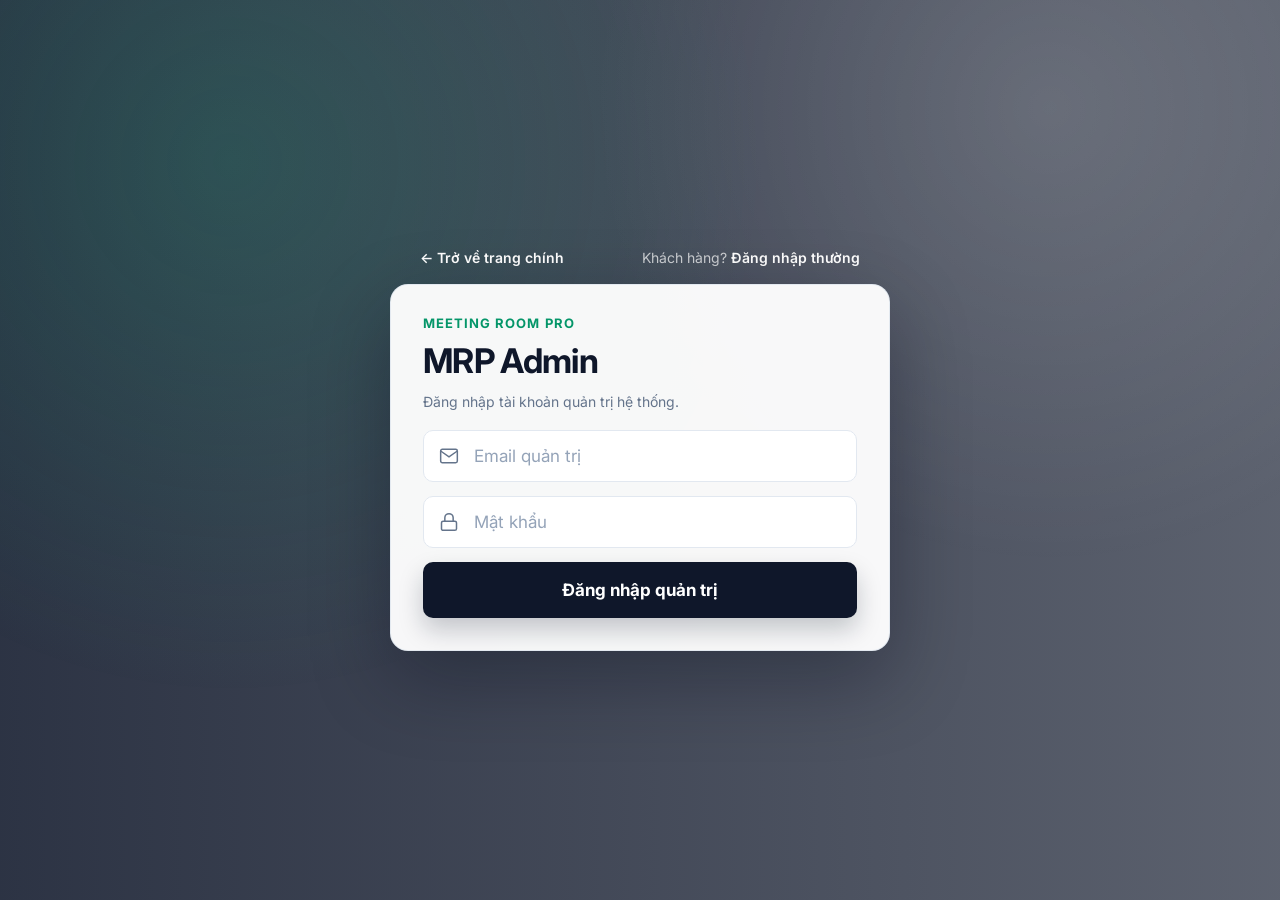
<file: frontend/admin-login.html>
<!doctype html>
<html lang="vi">
  <head>
    <meta charset="utf-8" />
    <meta name="viewport" content="width=device-width, initial-scale=1.0" />
    <title>Đăng nhập quản trị — Meeting Room Pro</title>
    <link rel="preconnect" href="https://fonts.googleapis.com" />
    <link rel="preconnect" href="https://fonts.gstatic.com" crossorigin />
    <link
      href="https://fonts.googleapis.com/css2?family=Inter:wght@400;500;600;700&display=swap"
      rel="stylesheet"
    />
    <link rel="stylesheet" href="./styles.css" />
    <link rel="stylesheet" href="./login-page.css?v=6" />
  </head>
  <body class="account-page page-shell account-page--admin">
    <div class="account-bg" aria-hidden="true"></div>

    <div class="account-wrap">
      <div class="account-back-row">
        <a href="./index.html" class="account-back-link">← Trở về trang chính</a>
        <span class="account-admin-hint">Khách hàng? <a href="./login.html?tab=login" class="account-admin-link">Đăng nhập thường</a></span>
      </div>

      <div class="account-card">
        <div class="account-card-header">
          <p class="account-brand">Meeting Room Pro</p>
          <h1>MRP Admin</h1>
          <p class="account-card-subtitle">Đăng nhập tài khoản quản trị hệ thống.</p>
        </div>

        <div class="account-card-body">
          <div id="tab-admin-login" class="account-panel">
            <label class="account-field">
              <span class="account-field-icon" aria-hidden="true">
                <svg width="20" height="20" viewBox="0 0 24 24" fill="none" stroke="currentColor" stroke-width="1.8"><path d="M4 4h16c1.1 0 2 .9 2 2v12c0 1.1-.9 2-2 2H4c-1.1 0-2-.9-2-2V6c0-1.1.9-2 2-2z"/><path d="m22 6-10 7L2 6"/></svg>
              </span>
              <input id="adminEmail" type="email" autocomplete="username" placeholder="Email quản trị" class="account-input" />
            </label>

            <label class="account-field">
              <span class="account-field-icon" aria-hidden="true">
                <svg width="20" height="20" viewBox="0 0 24 24" fill="none" stroke="currentColor" stroke-width="1.8"><rect x="3" y="11" width="18" height="11" rx="2"/><path d="M7 11V7a5 5 0 0 1 10 0v4"/></svg>
              </span>
              <input id="adminPassword" type="password" autocomplete="current-password" placeholder="Mật khẩu" class="account-input" />
            </label>

            <button id="btnAdminLogin" type="button" class="account-btn">
              Đăng nhập quản trị
            </button>
          </div>
        </div>
      </div>
    </div>

    <script src="./shared.js?v=12"></script>
    <script src="./admin-login.js"></script>
  </body>
</html>
</file>
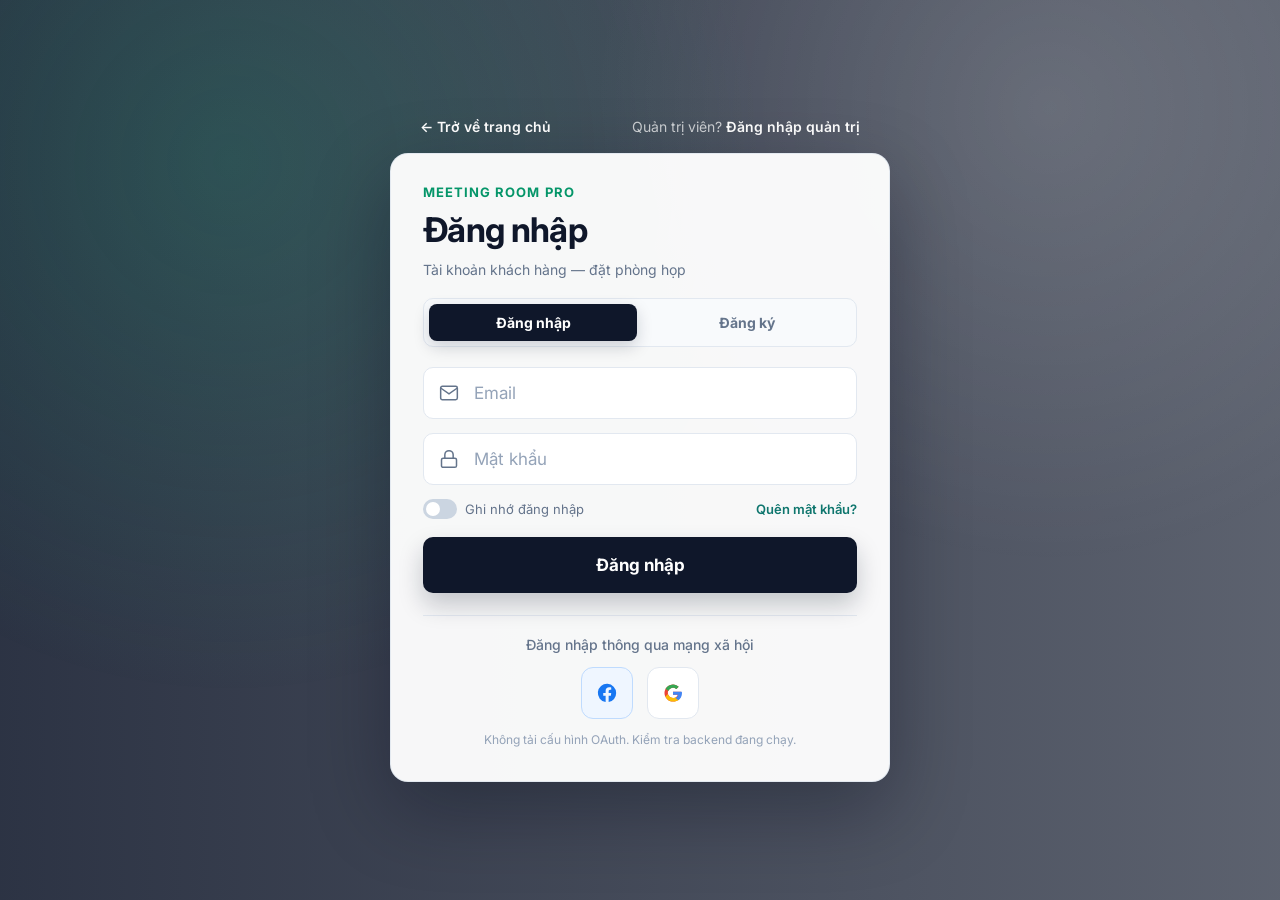
<file: frontend/login.html>
<!doctype html>
<html lang="vi">
  <head>
    <meta charset="utf-8" />
    <meta name="viewport" content="width=device-width, initial-scale=1" />
    <title>Đăng nhập — Meeting Room Pro</title>
    <link rel="preconnect" href="https://fonts.googleapis.com" />
    <link rel="preconnect" href="https://fonts.gstatic.com" crossorigin />
    <link
      href="https://fonts.googleapis.com/css2?family=Inter:wght@400;500;600;700&display=swap"
      rel="stylesheet"
    />
    <link rel="stylesheet" href="./styles.css" />
    <link rel="stylesheet" href="./login-page.css?v=8" />
  </head>
  <body class="account-page page-shell account-page--customer">
    <div class="account-bg" aria-hidden="true"></div>

    <div class="account-wrap">
      <div class="account-back-row">
        <a href="./index.html" class="account-back-link">← Trở về trang chủ</a>
        <span class="account-admin-hint">Quản trị viên? <a href="./admin-login.html" class="account-admin-link">Đăng nhập quản trị</a></span>
      </div>
      <div class="account-card">
        <div class="account-card-header">
          <p class="account-brand">Meeting Room Pro</p>
          <h1 id="accountTitle">Đăng nhập</h1>
          <p class="account-card-subtitle">Tài khoản khách hàng — đặt phòng họp</p>
        </div>

        <div class="account-card-body">
          <div class="account-tabs">
            <button type="button" class="account-tab active" data-tab="login">Đăng nhập</button>
            <button type="button" class="account-tab" data-tab="register">Đăng ký</button>
          </div>

          <div id="tab-forgot" class="account-panel hidden">
            <p class="account-forgot-intro">
              Nhập email đã đăng ký (Gmail hoặc email khác).
              <strong>Không gửi email vào hộp thư</strong> — sau khi gửi yêu cầu, bấm
              <strong>liên kết đặt lại mật khẩu</strong> hiện ngay bên dưới (chế độ demo).
            </p>
            <label class="account-field">
              <span class="account-field-icon" aria-hidden="true">
                <svg width="20" height="20" viewBox="0 0 24 24" fill="none" stroke="currentColor" stroke-width="1.8"><path d="M4 4h16c1.1 0 2 .9 2 2v12c0 1.1-.9 2-2 2H4c-1.1 0-2-.9-2-2V6c0-1.1.9-2 2-2z"/><path d="m22 6-10 7L2 6"/></svg>
              </span>
              <input id="forgotEmail" type="email" class="account-input" placeholder="Email" autocomplete="email" />
            </label>
            <button type="button" id="btnForgotSubmit" class="account-btn">Gửi yêu cầu đặt lại mật khẩu</button>
            <div id="forgotResult" class="account-forgot-result hidden" role="status"></div>
            <p class="account-forgot-back-wrap">
              <a href="#" class="account-forgot-back" id="backToLogin">← Quay lại đăng nhập</a>
            </p>
          </div>

          <div id="tab-login" class="account-panel">
            <label class="account-field">
              <span class="account-field-icon" aria-hidden="true">
                <svg width="20" height="20" viewBox="0 0 24 24" fill="none" stroke="currentColor" stroke-width="1.8"><path d="M4 4h16c1.1 0 2 .9 2 2v12c0 1.1-.9 2-2 2H4c-1.1 0-2-.9-2-2V6c0-1.1.9-2 2-2z"/><path d="m22 6-10 7L2 6"/></svg>
              </span>
              <input id="loginEmail" type="email" class="account-input" placeholder="Email" autocomplete="email" />
            </label>
            <label class="account-field">
              <span class="account-field-icon" aria-hidden="true">
                <svg width="20" height="20" viewBox="0 0 24 24" fill="none" stroke="currentColor" stroke-width="1.8"><rect x="3" y="11" width="18" height="11" rx="2"/><path d="M7 11V7a5 5 0 0 1 10 0v4"/></svg>
              </span>
              <input id="loginPassword" type="password" class="account-input" placeholder="Mật khẩu" autocomplete="current-password" />
            </label>
            <div class="account-options">
              <label class="account-remember">
                <input type="checkbox" id="rememberMe" />
                <span class="account-switch"></span>
                <span>Ghi nhớ đăng nhập</span>
              </label>
              <a href="#" class="account-forgot" id="forgotPassword">Quên mật khẩu?</a>
            </div>
            <button type="button" id="btnLogin" class="account-btn">Đăng nhập</button>
          </div>

          <div id="tab-register" class="account-panel hidden">
            <label class="account-field account-field--plain">
              <input id="regFirstName" type="text" class="account-input" placeholder="Tên của Bạn" autocomplete="given-name" />
            </label>
            <label class="account-field account-field--plain">
              <input id="regLastName" type="text" class="account-input" placeholder="Họ của Bạn" autocomplete="family-name" />
            </label>
            <label class="account-field account-field--plain">
              <input id="regEmail" type="email" class="account-input" placeholder="Email" autocomplete="email" />
            </label>
            <label class="account-field account-field--plain">
              <input id="regPassword" type="password" class="account-input" placeholder="Mật khẩu" autocomplete="new-password" />
            </label>
            <label class="account-field account-field--plain">
              <input id="regPasswordConfirm" type="password" class="account-input" placeholder="Xác nhận mật khẩu" autocomplete="new-password" />
            </label>
            <button type="button" id="btnRegister" class="account-btn account-btn--register">Đăng ký</button>
          </div>

          <div class="account-social">
            <p class="account-social-title">Đăng nhập thông qua mạng xã hội</p>
            <div class="account-social-row">
              <button type="button" id="btnFacebookLogin" class="account-social-btn account-social-btn--facebook" title="Facebook" aria-label="Đăng nhập bằng Facebook">
                <svg viewBox="0 0 24 24" width="22" height="22" aria-hidden="true"><path fill="currentColor" d="M22 12a10 10 0 1 0-11.5 9.9v-7H7.9V12h2.6V9.8c0-2.6 1.5-4 3.9-4 1.1 0 2.2.2 2.2.2v2.5h-1.2c-1.2 0-1.6.8-1.6 1.6V12h2.8l-.4 2.9h-2.4v7A10 10 0 0 0 22 12Z"/></svg>
              </button>
              <div class="account-google-hit" title="Google" aria-label="Đăng nhập bằng Google">
                <span class="account-social-btn account-social-btn--google account-google-icon" aria-hidden="true">
                  <svg viewBox="0 0 24 24" width="22" height="22"><path fill="#EA4335" d="M12 10.2v3.6h5.1c-.2 1.2-1.5 3.6-5.1 3.6-3.1 0-5.6-2.5-5.6-5.6S8.9 6.2 12 6.2c1.8 0 3 .8 3.7 1.5l2.5-2.4C16.8 3.6 14.6 2.6 12 2.6 6.9 2.6 2.7 6.8 2.7 12s4.2 9.4 9.3 9.4c5.4 0 9-3.8 9-9.2 0-.6-.1-1.1-.2-1.6H12Z"/><path fill="#34A853" d="M3.9 7.3 7 9.8C8 7.6 9.8 6.2 12 6.2c1.8 0 3 .8 3.7 1.5l2.5-2.4C16.8 3.6 14.6 2.6 12 2.6 8.4 2.6 5.3 5 3.9 7.3Z"/><path fill="#FBBC05" d="M12 21.4c2.7 0 5-.9 6.6-2.4l-3.1-2.5c-.9.6-2 .9-3.5.9-2.7 0-5-1.8-5.8-4.2L3.8 16c1.4 2.8 4.3 5.4 8.2 5.4Z"/><path fill="#4285F4" d="M21.8 12.2c0-.6-.1-1.2-.2-1.7H12v3.3h5.5c-.2 1.2-1 2.9-2.6 3.8l3.1 2.4c1.8-1.7 3.8-4.2 3.8-7.8Z"/></svg>
                </span>
                <div id="googleSignInWrap" class="account-google-overlay"></div>
              </div>
            </div>
            <p id="oauthHint" class="account-oauth-hint hidden"></p>
          </div>
        </div>
      </div>
    </div>

    <div id="fb-root"></div>

    <script src="./shared.js?v=12"></script>
    <script src="./login.js?v=3"></script>
  </body>
</html>
</file>
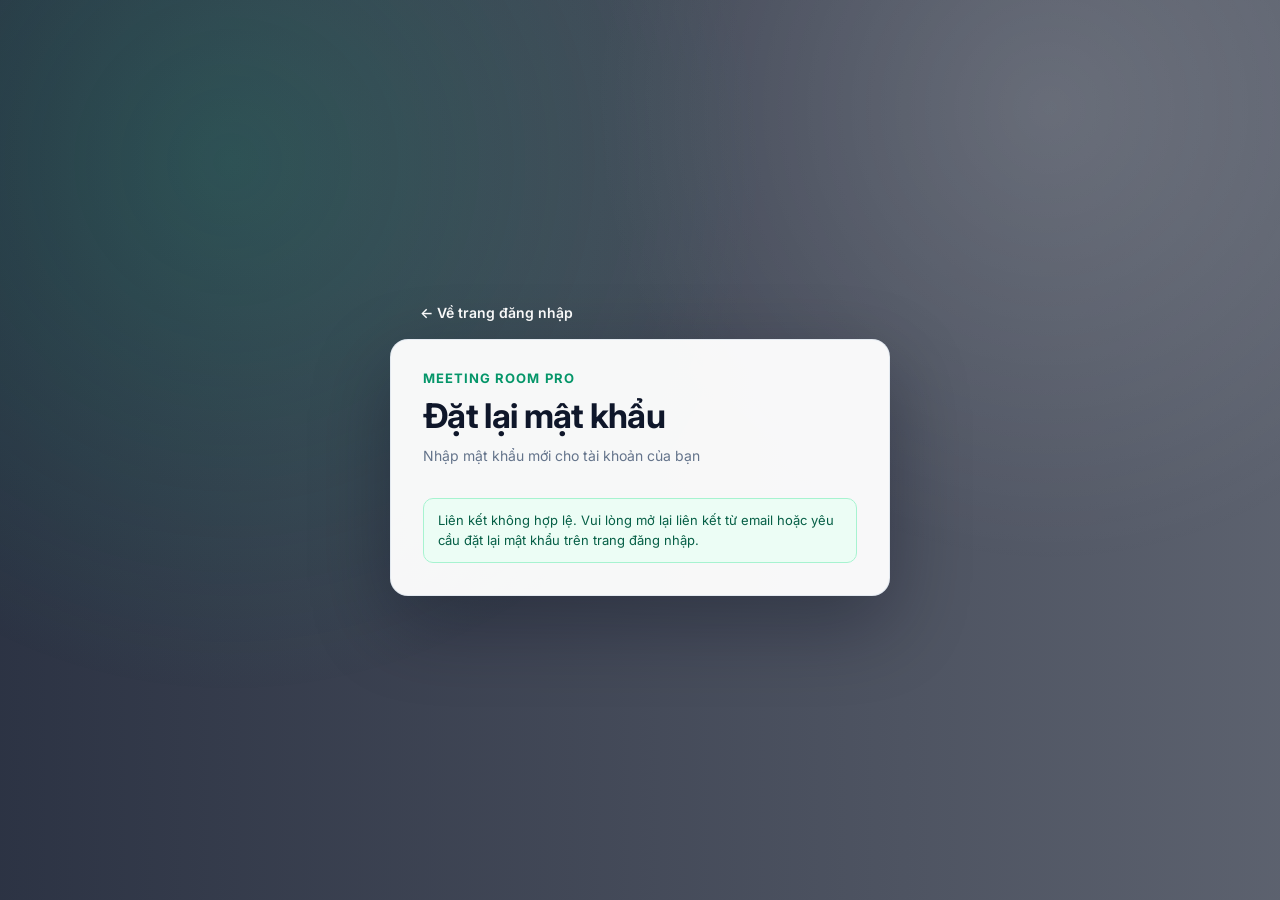
<file: frontend/reset-password.html>
<!doctype html>
<html lang="vi">
  <head>
    <meta charset="utf-8" />
    <meta name="viewport" content="width=device-width, initial-scale=1" />
    <title>Đặt lại mật khẩu — Meeting Room Pro</title>
    <link rel="preconnect" href="https://fonts.googleapis.com" />
    <link rel="preconnect" href="https://fonts.gstatic.com" crossorigin />
    <link
      href="https://fonts.googleapis.com/css2?family=Inter:wght@400;500;600;700&display=swap"
      rel="stylesheet"
    />
    <link rel="stylesheet" href="./styles.css" />
    <link rel="stylesheet" href="./login-page.css?v=8" />
  </head>
  <body class="account-page page-shell account-page--customer">
    <div class="account-bg" aria-hidden="true"></div>

    <div class="account-wrap">
      <div class="account-back-row">
        <a href="./login.html" class="account-back-link">← Về trang đăng nhập</a>
      </div>
      <div class="account-card">
        <div class="account-card-header">
          <p class="account-brand">Meeting Room Pro</p>
          <h1>Đặt lại mật khẩu</h1>
          <p class="account-card-subtitle">Nhập mật khẩu mới cho tài khoản của bạn</p>
        </div>

        <div class="account-card-body">
          <div id="resetInvalid" class="account-forgot-result hidden" role="alert"></div>

          <form id="resetForm" class="account-panel">
            <input type="hidden" id="resetToken" />
            <label class="account-field account-field--plain">
              <input
                id="resetPassword"
                type="password"
                class="account-input"
                placeholder="Mật khẩu mới (tối thiểu 6 ký tự)"
                autocomplete="new-password"
              />
            </label>
            <label class="account-field account-field--plain">
              <input
                id="resetPasswordConfirm"
                type="password"
                class="account-input"
                placeholder="Xác nhận mật khẩu mới"
                autocomplete="new-password"
              />
            </label>
            <button type="submit" id="btnResetPassword" class="account-btn">Lưu mật khẩu mới</button>
          </form>
        </div>
      </div>
    </div>

    <script src="./shared.js?v=12"></script>
    <script src="./reset-password.js"></script>
  </body>
</html>
</file>
<file: frontend/styles.css>
:root {
  --bg: #0b1220;
  --card: #0f1b33;
  --text: #e7ecf6;
  --muted: #a8b3cf;
  --border: rgba(255, 255, 255, 0.08);
  --accent: #6ea8ff;
  --accent2: #3ee0c0;
  --danger: #ff5d7a;
}

* { box-sizing: border-box; }
html {
  font-size: 118.75%;
}

body {
  margin: 0;
  font-family: ui-sans-serif, system-ui, -apple-system, Segoe UI, Roboto, Arial, "Apple Color Emoji", "Segoe UI Emoji";
  background: radial-gradient(1200px 800px at 20% 0%, rgba(110,168,255,0.25), transparent 55%),
              radial-gradient(1200px 800px at 100% 10%, rgba(62,224,192,0.18), transparent 60%),
              var(--bg);
  color: var(--text);
}

.container {
  max-width: 1440px;
  margin: 0 auto;
  padding: 40px 24px 64px;
}

.header {
  display: flex;
  justify-content: space-between;
  align-items: center;
  gap: 12px;
  margin-bottom: 18px;
}
.title { font-size: 26px; font-weight: 700; }
.subtitle { font-size: 15px; color: var(--muted); margin-top: 4px; }
.header-actions { display: flex; align-items: center; gap: 10px; flex-wrap: wrap; }

.grid {
  display: grid;
  grid-template-columns: repeat(2, minmax(0, 1fr));
  gap: 14px;
}
.card {
  background: linear-gradient(180deg, rgba(255,255,255,0.04), rgba(255,255,255,0.02));
  border: 1px solid var(--border);
  border-radius: 14px;
  padding: 22px;
  backdrop-filter: blur(6px);
}
.card.full { grid-column: 1 / -1; }

h2 { margin: 0 0 12px; font-size: 21px; }
h3 { margin: 12px 0 8px; font-size: 16px; color: var(--muted); font-weight: 600; }

.field { display: grid; gap: 6px; margin-bottom: 10px; }
.field-inline { display: grid; gap: 6px; }
.field > span, .field-inline > span { font-size: 15px; color: var(--muted); }
.input {
  width: 100%;
  border: 1px solid var(--border);
  background: rgba(0,0,0,0.18);
  color: var(--text);
  padding: 14px 14px;
  border-radius: 10px;
  outline: none;
}
.input:focus { border-color: rgba(110,168,255,0.55); box-shadow: 0 0 0 3px rgba(110,168,255,0.12); }
textarea.input { resize: vertical; }

.two-col {
  display: grid;
  grid-template-columns: repeat(2, minmax(0, 1fr));
  gap: 10px;
}
.row { display: flex; gap: 10px; flex-wrap: wrap; align-items: center; }

.btn {
  border: 1px solid rgba(110,168,255,0.45);
  background: rgba(110,168,255,0.22);
  color: var(--text);
  padding: 12px 18px;
  border-radius: 10px;
  cursor: pointer;
  font-weight: 650;
}
.btn:hover { background: rgba(110,168,255,0.30); }
.btn:disabled { opacity: 0.6; cursor: not-allowed; }

.btn-ghost {
  border-color: var(--border);
  background: rgba(255,255,255,0.03);
}
.btn-ghost:hover { background: rgba(255,255,255,0.06); }

.divider {
  height: 1px;
  background: var(--border);
  margin: 12px 0;
}

.list { display: grid; gap: 8px; }
.item {
  border: 1px solid var(--border);
  background: rgba(0,0,0,0.12);
  border-radius: 12px;
  padding: 14px;
}
.room-item {
  display: grid;
  grid-template-columns: 220px 1fr;
  gap: 12px;
  align-items: stretch;
}
.room-media {
  border-radius: 10px;
  overflow: hidden;
  border: 1px solid var(--border);
  background: rgba(0,0,0,0.14);
}
.room-img {
  width: 100%;
  height: 100%;
  min-height: 140px;
  object-fit: cover;
  display: block;
}
.room-content { display: grid; }
.item-title { font-weight: 700; font-size: 15px; margin-bottom: 6px; }
.item-meta { font-size: 14px; color: var(--muted); display: grid; gap: 2px; }
.item-actions { margin-top: 8px; display: flex; gap: 8px; flex-wrap: wrap; }
.pill {
  display: inline-block;
  padding: 2px 8px;
  border-radius: 999px;
  border: 1px solid var(--border);
  font-size: 12px;
  color: var(--muted);
}
.pill.ok { border-color: rgba(62,224,192,0.35); color: rgba(62,224,192,0.9); }
.pill.warn { border-color: rgba(255,176,79,0.35); color: rgba(255,176,79,0.95); }
.pill.bad { border-color: rgba(255,93,122,0.35); color: rgba(255,93,122,0.95); }

.tabs { display: flex; gap: 8px; margin-bottom: 10px; }
.tab {
  border: 1px solid var(--border);
  background: rgba(255,255,255,0.03);
  color: var(--muted);
  padding: 7px 10px;
  border-radius: 10px;
  cursor: pointer;
  font-weight: 650;
}
.tab.active { color: var(--text); border-color: rgba(110,168,255,0.45); background: rgba(110,168,255,0.16); }

.hidden { display: none; }
.hint { font-size: 12px; color: var(--muted); margin-top: 8px; }
.log {
  margin: 0;
  border: 1px solid var(--border);
  background: rgba(0,0,0,0.16);
  border-radius: 12px;
  padding: 10px;
  min-height: 140px;
  overflow: auto;
}

@media (max-width: 980px) {
  .grid { grid-template-columns: 1fr; }
  .two-col { grid-template-columns: 1fr; }
  .room-item { grid-template-columns: 1fr; }
}
</file>
<file: frontend/login-page.css>
* {
  box-sizing: border-box;
}

html {
  font-size: 118.75%;
}

html,
body {
  margin: 0;
  min-height: 100%;
}

.login-flash {
  margin: 0 0 1rem;
  padding: 0.75rem 1rem;
  border-radius: 0.75rem;
  background: #fef3c7;
  border: 1px solid #fcd34d;
  color: #92400e;
  font-size: 0.875rem;
  line-height: 1.45;
}

.account-page {
  min-height: 100vh;
  font-family: "Inter", system-ui, -apple-system, BlinkMacSystemFont, "Segoe UI", sans-serif;
  color: #0f172a;
  background:
    linear-gradient(90deg, rgba(15, 23, 42, 0.88), rgba(15, 23, 42, 0.68)),
    url("https://images.pexels.com/photos/260689/pexels-photo-260689.jpeg?auto=compress&cs=tinysrgb&w=1600")
      center/cover no-repeat;
  overflow-x: hidden;
}

.account-bg {
  position: fixed;
  inset: 0;
  pointer-events: none;
  background:
    radial-gradient(circle at 18% 18%, rgba(16, 185, 129, 0.18), transparent 28rem),
    radial-gradient(circle at 82% 12%, rgba(255, 255, 255, 0.12), transparent 24rem);
}

.account-wrap {
  position: relative;
  z-index: 1;
  width: min(100%, 1200px);
  min-height: 100vh;
  margin: 0 auto;
  padding: 40px 28px;
  display: flex;
  flex-direction: column;
  justify-content: center;
}

.account-back-row {
  width: min(100%, 440px);
  margin: 0 auto 18px;
  display: flex;
  align-items: center;
  justify-content: space-between;
  gap: 14px;
  color: rgba(255, 255, 255, 0.78);
  font-size: 14px;
}

.account-back-link,
.account-admin-link {
  color: #fff;
  text-decoration: none;
  font-weight: 600;
}

.account-back-link:hover,
.account-admin-link:hover {
  text-decoration: underline;
}

.account-admin-hint {
  color: rgba(255, 255, 255, 0.72);
  text-align: right;
}

.account-card {
  width: min(100%, 500px);
  margin: 0 auto;
  background: rgba(255, 255, 255, 0.96);
  border: 1px solid rgba(226, 232, 240, 0.9);
  border-radius: 18px;
  box-shadow: 0 28px 80px rgba(2, 6, 23, 0.32);
  overflow: hidden;
}

.account-card-header {
  padding: 30px 32px 18px;
}

.account-brand {
  margin: 0 0 10px;
  color: #059669;
  font-size: 13px;
  font-weight: 700;
  letter-spacing: 0.08em;
  text-transform: uppercase;
}

.account-card-header h1 {
  margin: 0;
  color: #0f172a;
  font-size: 34px;
  line-height: 1.15;
  font-weight: 700;
  letter-spacing: -0.02em;
}

.account-card-subtitle {
  margin: 10px 0 0;
  color: #64748b;
  font-size: 14px;
  line-height: 1.5;
}

.account-card-body {
  padding: 0 32px 32px;
}

.account-tabs {
  display: grid;
  grid-template-columns: 1fr 1fr;
  gap: 6px;
  padding: 5px;
  margin-bottom: 20px;
  border: 1px solid #e2e8f0;
  border-radius: 10px;
  background: #f8fafc;
}

.account-tab {
  appearance: none;
  border: 0;
  border-radius: 8px;
  padding: 10px 12px;
  background: transparent;
  color: #64748b;
  font: inherit;
  font-size: 14px;
  font-weight: 700;
  cursor: pointer;
}

.account-tab.active {
  background: #0f172a;
  color: #fff;
  box-shadow: 0 6px 16px rgba(15, 23, 42, 0.18);
}

.account-panel {
  display: block;
}

.account-panel.hidden {
  display: none;
}

.account-field {
  min-height: 52px;
  margin-bottom: 14px;
  display: flex;
  align-items: center;
  gap: 12px;
  padding: 0 14px;
  border: 1px solid #e2e8f0;
  border-radius: 10px;
  background: #fff;
  transition: border-color 0.18s ease, box-shadow 0.18s ease;
}

.account-field:focus-within {
  border-color: #94a3b8;
  box-shadow: 0 0 0 4px rgba(148, 163, 184, 0.16);
}

.account-field-icon {
  flex: 0 0 auto;
  width: 22px;
  height: 22px;
  display: inline-flex;
  align-items: center;
  justify-content: center;
  color: #64748b;
}

.account-input {
  width: 100%;
  min-width: 0;
  border: 0;
  outline: 0;
  background: transparent;
  color: #0f172a;
  font: inherit;
  font-size: 17px;
}

.account-input::placeholder {
  color: #94a3b8;
}

.account-options {
  display: flex;
  align-items: center;
  justify-content: space-between;
  gap: 12px;
  margin: 6px 0 18px;
  color: #64748b;
  font-size: 13px;
}

.account-remember {
  display: inline-flex;
  align-items: center;
  gap: 8px;
  cursor: pointer;
  user-select: none;
}

.account-remember input {
  position: absolute;
  opacity: 0;
  pointer-events: none;
}

.account-switch {
  width: 34px;
  height: 20px;
  border-radius: 999px;
  background: #cbd5e1;
  position: relative;
  transition: background 0.18s ease;
}

.account-switch::after {
  content: "";
  position: absolute;
  top: 3px;
  left: 3px;
  width: 14px;
  height: 14px;
  border-radius: 999px;
  background: #fff;
  transition: transform 0.18s ease;
}

.account-remember input:checked + .account-switch {
  background: #059669;
}

.account-remember input:checked + .account-switch::after {
  transform: translateX(14px);
}

.account-forgot {
  color: #0f766e;
  text-decoration: none;
  font-weight: 600;
}

.account-forgot:hover {
  text-decoration: underline;
}

.account-forgot-intro {
  margin: 0 0 16px;
  font-size: 14px;
  line-height: 1.5;
  color: #64748b;
}

.account-forgot-result {
  margin-top: 14px;
  padding: 12px 14px;
  border-radius: 10px;
  background: #ecfdf5;
  border: 1px solid #a7f3d0;
  color: #065f46;
  font-size: 13px;
  line-height: 1.5;
}

.account-forgot-result a {
  color: #047857;
  font-weight: 600;
  word-break: break-all;
}

.account-forgot-reset-btn {
  display: inline-block;
  margin-top: 8px;
  padding: 10px 16px;
  border-radius: 8px;
  background: #059669;
  color: #fff !important;
  text-decoration: none !important;
  font-weight: 700;
}

.account-forgot-reset-btn:hover {
  background: #047857;
}

.account-forgot-result--warn {
  background: #fffbeb;
  border-color: #fcd34d;
  color: #92400e;
}

.account-forgot-back-wrap {
  margin: 16px 0 0;
  text-align: center;
}

.account-forgot-back {
  color: #0f766e;
  font-weight: 600;
  text-decoration: none;
  font-size: 14px;
}

.account-forgot-back:hover {
  text-decoration: underline;
}

.account-btn {
  width: 100%;
  min-height: 56px;
  border: 0;
  border-radius: 10px;
  background: #0f172a;
  color: #fff;
  font: inherit;
  font-size: 17px;
  font-weight: 700;
  cursor: pointer;
  box-shadow: 0 12px 24px rgba(15, 23, 42, 0.22);
  transition: background 0.18s ease, transform 0.18s ease;
}

.account-btn:hover {
  background: #1e293b;
  transform: translateY(-1px);
}

.account-btn:active {
  transform: translateY(0);
}

.account-btn--register {
  background: #059669;
  box-shadow: 0 12px 24px rgba(5, 150, 105, 0.28);
}

.account-btn--register:hover {
  background: #047857;
}

.account-field--plain {
  padding-left: 16px;
}

.account-field--plain .account-input {
  padding-left: 0;
}

.account-social {
  margin-top: 22px;
  padding-top: 20px;
  border-top: 1px solid #e2e8f0;
  text-align: center;
}

.account-social-title {
  margin: 0 0 14px;
  color: #64748b;
  font-size: 14px;
  font-weight: 500;
}

.account-social-row {
  display: flex;
  justify-content: center;
  gap: 14px;
}

.account-social-btn {
  width: 52px;
  height: 52px;
  border-radius: 12px;
  border: 1px solid #e2e8f0;
  background: #fff;
  display: inline-flex;
  align-items: center;
  justify-content: center;
  cursor: pointer;
  transition: transform 0.18s ease, box-shadow 0.18s ease, border-color 0.18s ease;
}

.account-social-btn:hover:not(:disabled) {
  transform: translateY(-2px);
  box-shadow: 0 8px 20px rgba(15, 23, 42, 0.12);
}

.account-social-btn:disabled {
  opacity: 0.45;
  cursor: not-allowed;
}

.account-social-btn--facebook {
  color: #1877f2;
  border-color: #bfdbfe;
  background: #eff6ff;
}

.account-social-btn--google {
  border-color: #e2e8f0;
  background: #fff;
}

.account-google-hit {
  position: relative;
  width: 52px;
  height: 52px;
  flex-shrink: 0;
}

.account-google-icon {
  pointer-events: none;
  display: inline-flex;
}

.account-google-overlay {
  position: absolute;
  inset: 0;
  z-index: 2;
  display: flex;
  align-items: center;
  justify-content: center;
  overflow: hidden;
  border-radius: 12px;
  opacity: 0.02;
  cursor: pointer;
}

.account-google-overlay > div,
.account-google-overlay iframe {
  margin: 0 auto !important;
}

.account-oauth-hint {
  margin: 12px 0 0;
  font-size: 12px;
  color: #94a3b8;
  line-height: 1.45;
}

.account-oauth-hint.hidden {
  display: none;
}

@media (max-width: 640px) {
  .account-wrap {
    padding: 22px 16px;
  }

  .account-back-row {
    flex-direction: column;
    align-items: flex-start;
  }

  .account-admin-hint {
    text-align: left;
  }

  .account-card-header,
  .account-card-body {
    padding-left: 22px;
    padding-right: 22px;
  }

  .account-card-header h1 {
    font-size: 26px;
  }

  .account-options {
    align-items: flex-start;
    flex-direction: column;
  }
}
</file>
